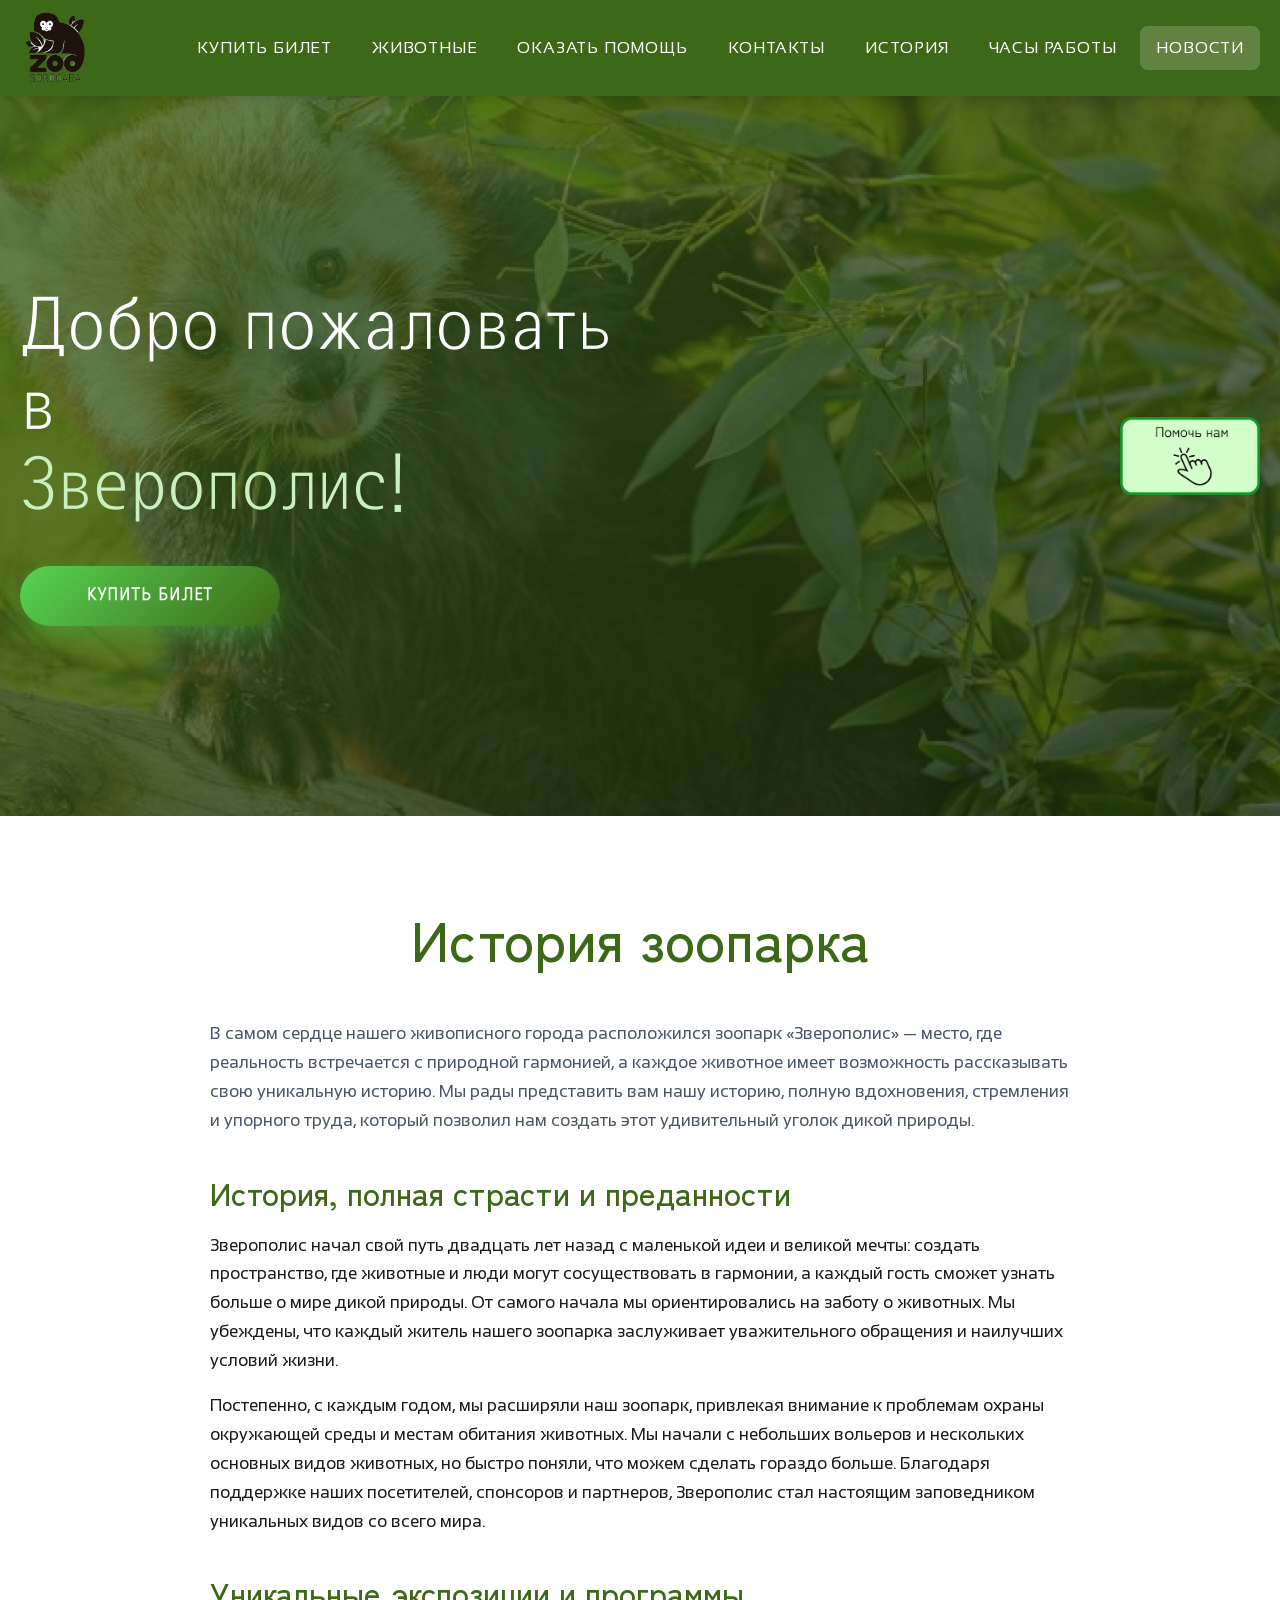
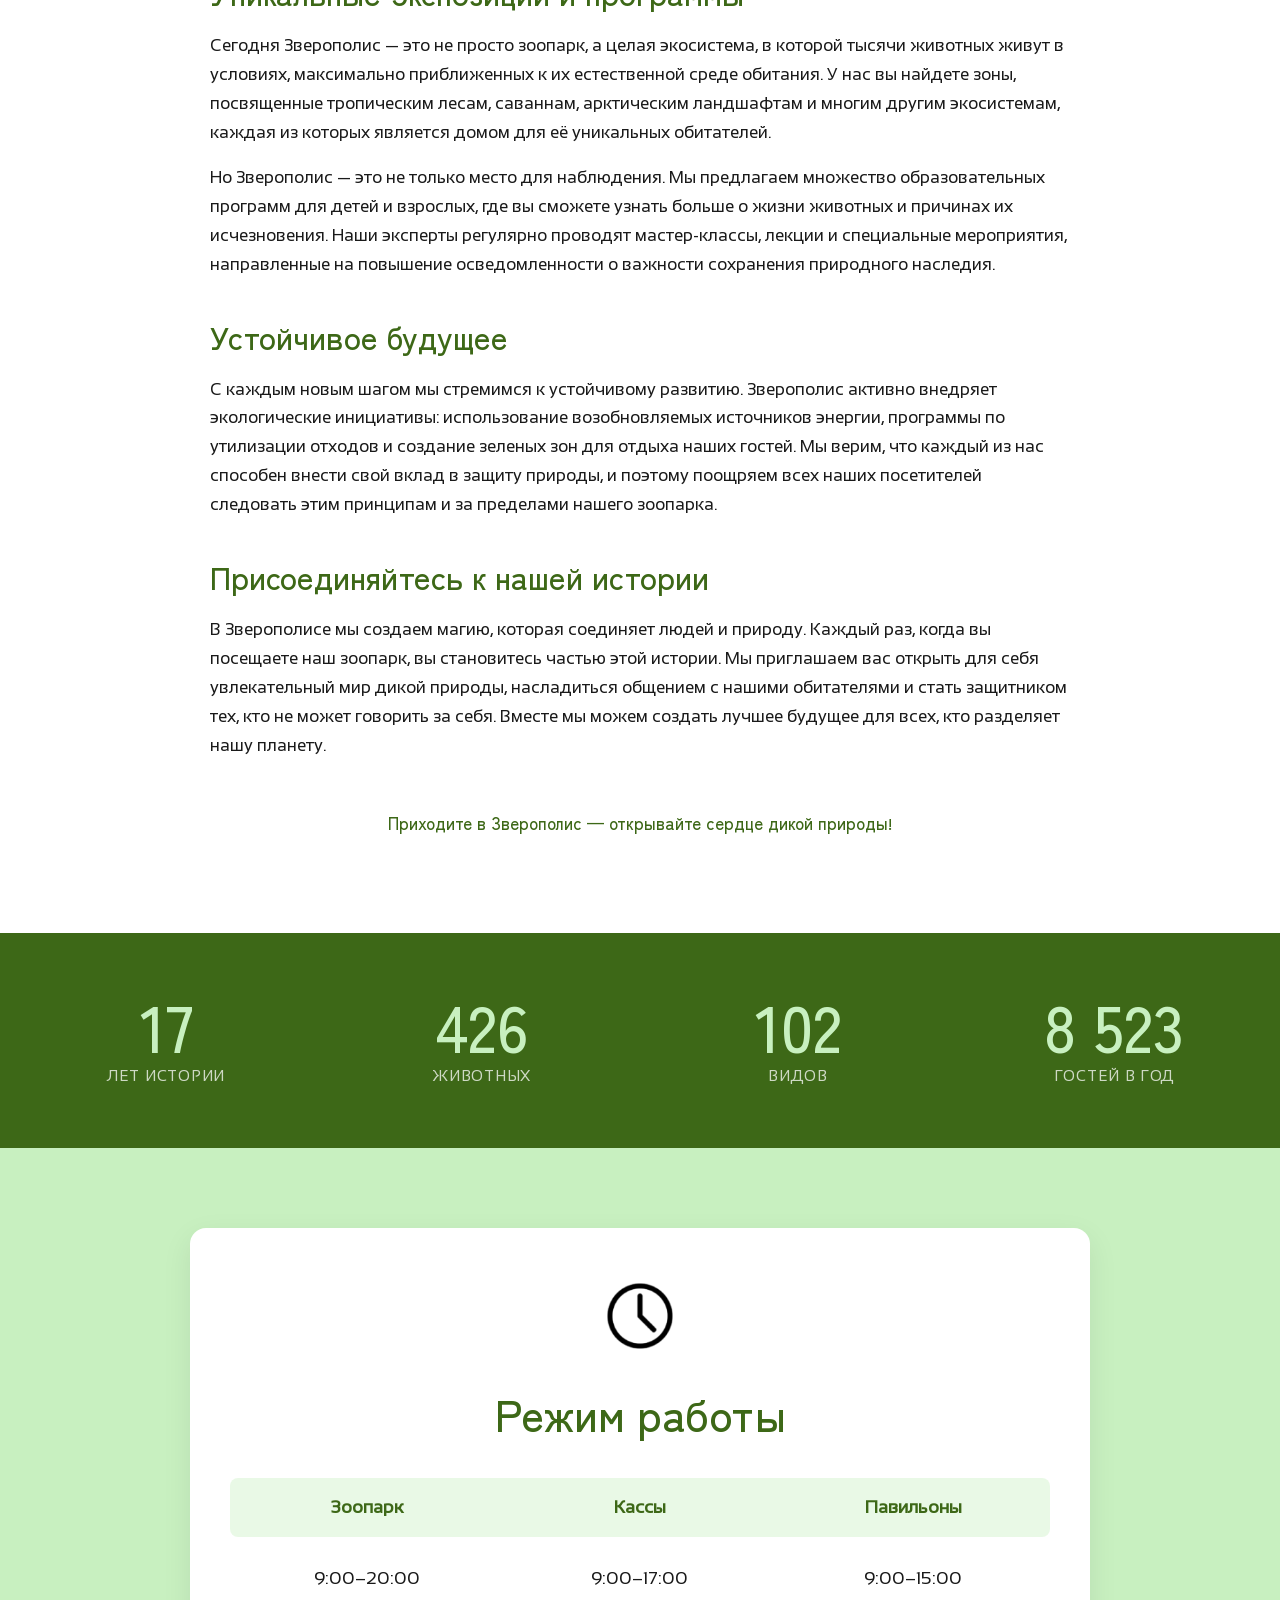
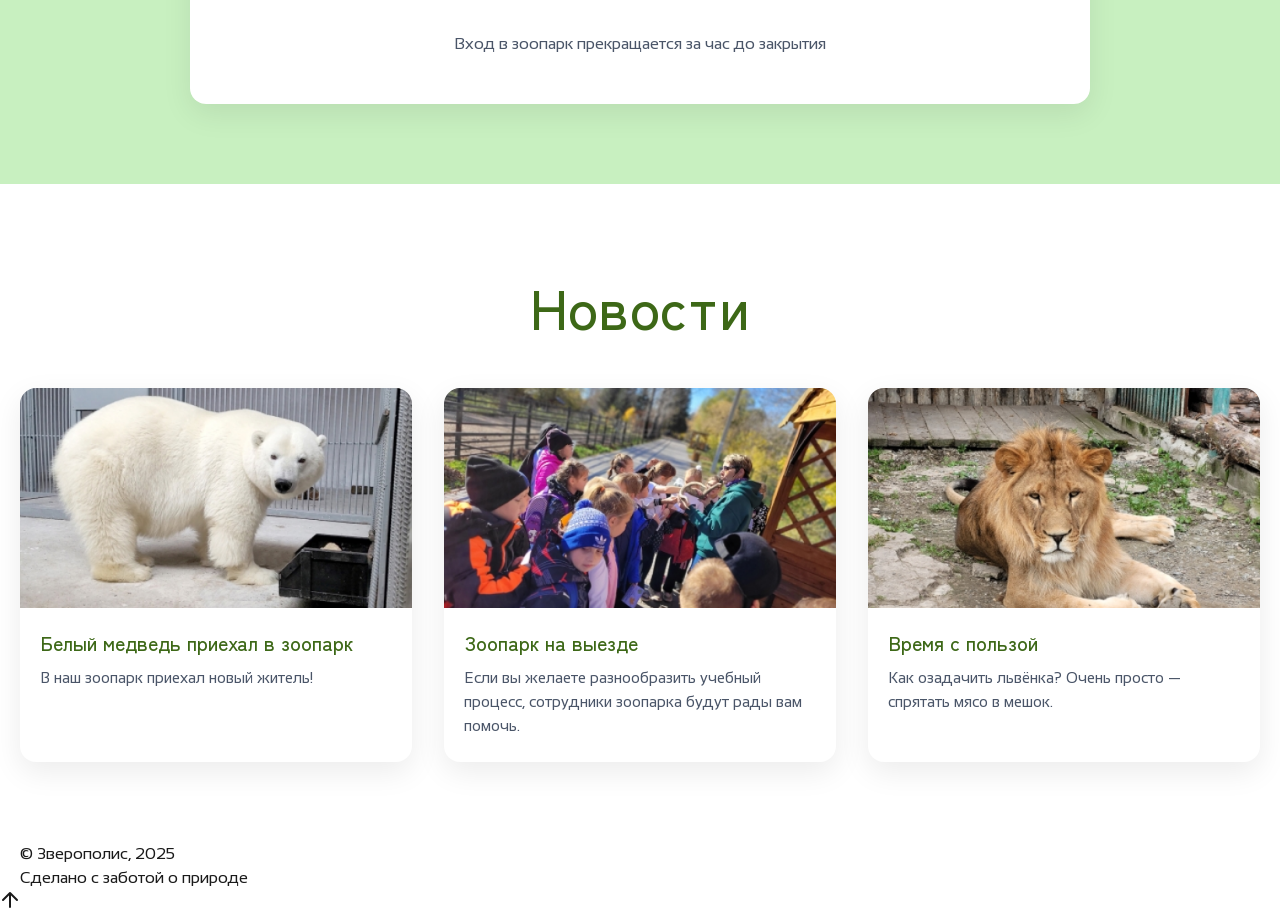
<file: index.html>
<!DOCTYPE html>
<html lang="ru">
<head>
  <meta charset="UTF-8">
  <meta name="viewport" content="width=device-width, initial-scale=1.0">
  <title>Зверополис — зоопарк</title>
  <link rel="stylesheet" href="css/reset.css">
  <link rel="stylesheet" href="css/fonts.css">
  <link rel="stylesheet" href="css/style.css">
</head>
<body>

  <header class="header">
    <div class="header__inner container">
      <a class="header__logo" href="index.html">
        <img src="img/logo.png" alt="Зверополис" width="120" height="120">
      </a>

      <button class="header__burger" type="button" aria-label="Открыть меню" data-burger>
        <span></span><span></span><span></span>
      </button>

      <nav class="header__nav nav" data-nav>
        <ul class="nav__list">
          <li class="nav__item"><a class="nav__link" href="bilet.html">Купить билет</a></li>
          <li class="nav__item"><a class="nav__link" href="pets.html">Животные</a></li>
          <li class="nav__item"><a class="nav__link" href="pomoch.html">Оказать помощь</a></li>
          <li class="nav__item"><a class="nav__link" href="kontakt.html">Контакты</a></li>
          <li class="nav__item"><a class="nav__link" href="#story" data-scrollspy>История</a></li>
<li class="nav__item"><a class="nav__link" href="#work" data-scrollspy>Часы работы</a></li>
<li class="nav__item"><a class="nav__link" href="#news" data-scrollspy>Новости</a></li>
        </ul>
      </nav>
    </div>
  </header>

  <main>

    <!-- HERO -->
    <section class="hero">
      <div class="hero__parallax" data-parallax></div>
      <div class="hero__inner container">
        <div class="hero__content">
          <h1 class="hero__title">
            Добро пожаловать в <strong class="hero__title-accent">Зверополис!</strong>
          </h1>
          <a class="btn btn--primary" href="bilet.html">Купить билет</a>
        </div>

        <a class="hero__help" href="pomoch.html" aria-label="Оказать помощь">
          <img src="img/help.png" alt="" width="140" height="140">
        </a>
      </div>
    </section>

    <!-- ИСТОРИЯ -->
<section class="story" id="story" data-reveal>
      <div class="container container--narrow">
        <h2 class="section__title">История зоопарка</h2>

        <p class="story__lead">
          В самом сердце нашего живописного города расположился зоопарк «Зверополис» — место, где реальность встречается с природной гармонией, а каждое животное имеет возможность рассказывать свою уникальную историю. Мы рады представить вам нашу историю, полную вдохновения, стремления и упорного труда, который позволил нам создать этот удивительный уголок дикой природы.
        </p>

        <h3 class="story__subtitle">История, полная страсти и преданности</h3>
        <p>
          Зверополис начал свой путь двадцать лет назад с маленькой идеи и великой мечты: создать пространство, где животные и люди могут сосуществовать в гармонии, а каждый гость сможет узнать больше о мире дикой природы. От самого начала мы ориентировались на заботу о животных. Мы убеждены, что каждый житель нашего зоопарка заслуживает уважительного обращения и наилучших условий жизни.
        </p>
        <p>
          Постепенно, с каждым годом, мы расширяли наш зоопарк, привлекая внимание к проблемам охраны окружающей среды и местам обитания животных. Мы начали с небольших вольеров и нескольких основных видов животных, но быстро поняли, что можем сделать гораздо больше. Благодаря поддержке наших посетителей, спонсоров и партнеров, Зверополис стал настоящим заповедником уникальных видов со всего мира.
        </p>

        <h3 class="story__subtitle">Уникальные экспозиции и программы</h3>
        <p>
          Сегодня Зверополис — это не просто зоопарк, а целая экосистема, в которой тысячи животных живут в условиях, максимально приближенных к их естественной среде обитания. У нас вы найдете зоны, посвященные тропическим лесам, саваннам, арктическим ландшафтам и многим другим экосистемам, каждая из которых является домом для её уникальных обитателей.
        </p>
        <p>
          Но Зверополис — это не только место для наблюдения. Мы предлагаем множество образовательных программ для детей и взрослых, где вы сможете узнать больше о жизни животных и причинах их исчезновения. Наши эксперты регулярно проводят мастер-классы, лекции и специальные мероприятия, направленные на повышение осведомленности о важности сохранения природного наследия.
        </p>

        <h3 class="story__subtitle">Устойчивое будущее</h3>
        <p>
          С каждым новым шагом мы стремимся к устойчивому развитию. Зверополис активно внедряет экологические инициативы: использование возобновляемых источников энергии, программы по утилизации отходов и создание зеленых зон для отдыха наших гостей. Мы верим, что каждый из нас способен внести свой вклад в защиту природы, и поэтому поощряем всех наших посетителей следовать этим принципам и за пределами нашего зоопарка.
        </p>

        <h3 class="story__subtitle">Присоединяйтесь к нашей истории</h3>
        <p>
          В Зверополисе мы создаем магию, которая соединяет людей и природу. Каждый раз, когда вы посещаете наш зоопарк, вы становитесь частью этой истории. Мы приглашаем вас открыть для себя увлекательный мир дикой природы, насладиться общением с нашими обитателями и стать защитником тех, кто не может говорить за себя. Вместе мы можем создать лучшее будущее для всех, кто разделяет нашу планету.
        </p>

        <p class="story__outro">Приходите в Зверополис — открывайте сердце дикой природы!</p>
      </div>
    </section>

    <section class="stats" data-reveal>
  <div class="container">
    <div class="stats__grid">
      <div class="stats__item">
        <span class="stats__num" data-count="20">0</span>
        <span class="stats__label">лет истории</span>
      </div>
      <div class="stats__item">
        <span class="stats__num" data-count="500">0</span>
        <span class="stats__label">животных</span>
      </div>
      <div class="stats__item">
        <span class="stats__num" data-count="120">0</span>
        <span class="stats__label">видов</span>
      </div>
      <div class="stats__item">
        <span class="stats__num" data-count="10000">0</span>
        <span class="stats__label">гостей в год</span>
      </div>
    </div>
  </div>
</section>

    <!-- РЕЖИМ РАБОТЫ -->
    <section class="work" id="work" data-reveal>
      <div class="container">
        <div class="work__card">
          <img class="work__icon" src="img/clock-icon.png" alt="" width="80" height="80">
          <h2 class="work__title">Режим работы</h2>

          <div class="work__table">
            <div class="work__row work__row--head">
              <span>Зоопарк</span>
              <span>Кассы</span>
              <span>Павильоны</span>
            </div>
            <div class="work__row">
              <span>9:00–20:00</span>
              <span>9:00–17:00</span>
              <span>9:00–15:00</span>
            </div>
          </div>

          <p class="work__note">Вход в зоопарк прекращается за час до закрытия</p>
        </div>
      </div>
    </section>

    <!-- НОВОСТИ -->
<section class="news" id="news" data-reveal>
      <div class="container">
        <h2 class="section__title">Новости</h2>

        <div class="news__grid">
          <article class="news-card">
            <img class="news-card__img" src="img/news-1.png" alt="Белый медведь" width="400" height="280">
            <h3 class="news-card__title">Белый медведь приехал в зоопарк</h3>
            <p class="news-card__text">В наш зоопарк приехал новый житель!</p>
          </article>

          <article class="news-card">
            <img class="news-card__img" src="img/news-2.png" alt="Зоопарк на выезде" width="400" height="280">
            <h3 class="news-card__title">Зоопарк на выезде</h3>
            <p class="news-card__text">Если вы желаете разнообразить учебный процесс, сотрудники зоопарка будут рады вам помочь.</p>
          </article>

          <article class="news-card">
            <img class="news-card__img" src="img/news-3.png" alt="Время с пользой" width="400" height="280">
            <h3 class="news-card__title">Время с пользой</h3>
            <p class="news-card__text">Как озадачить львёнка? Очень просто — спрятать мясо в мешок.</p>
          </article>
        </div>
      </div>
    </section>

  </main>

  <footer class="footer">
    <div class="container footer__inner">
      <p class="footer__copy">© Зверополис, 2025</p>
      <p class="footer__note">Сделано с заботой о природе</p>
    </div>
  </footer>
<button class="to-top" type="button" aria-label="Наверх" data-to-top>
  <svg width="20" height="20" viewBox="0 0 20 20" fill="none" xmlns="http://www.w3.org/2000/svg">
    <path d="M10 17V3M10 3L3 10M10 3L17 10" stroke="currentColor" stroke-width="2" stroke-linecap="round" stroke-linejoin="round"/>
  </svg>
</button>
  <script src="js/main.js"></script>
</body>
</html>
</file>
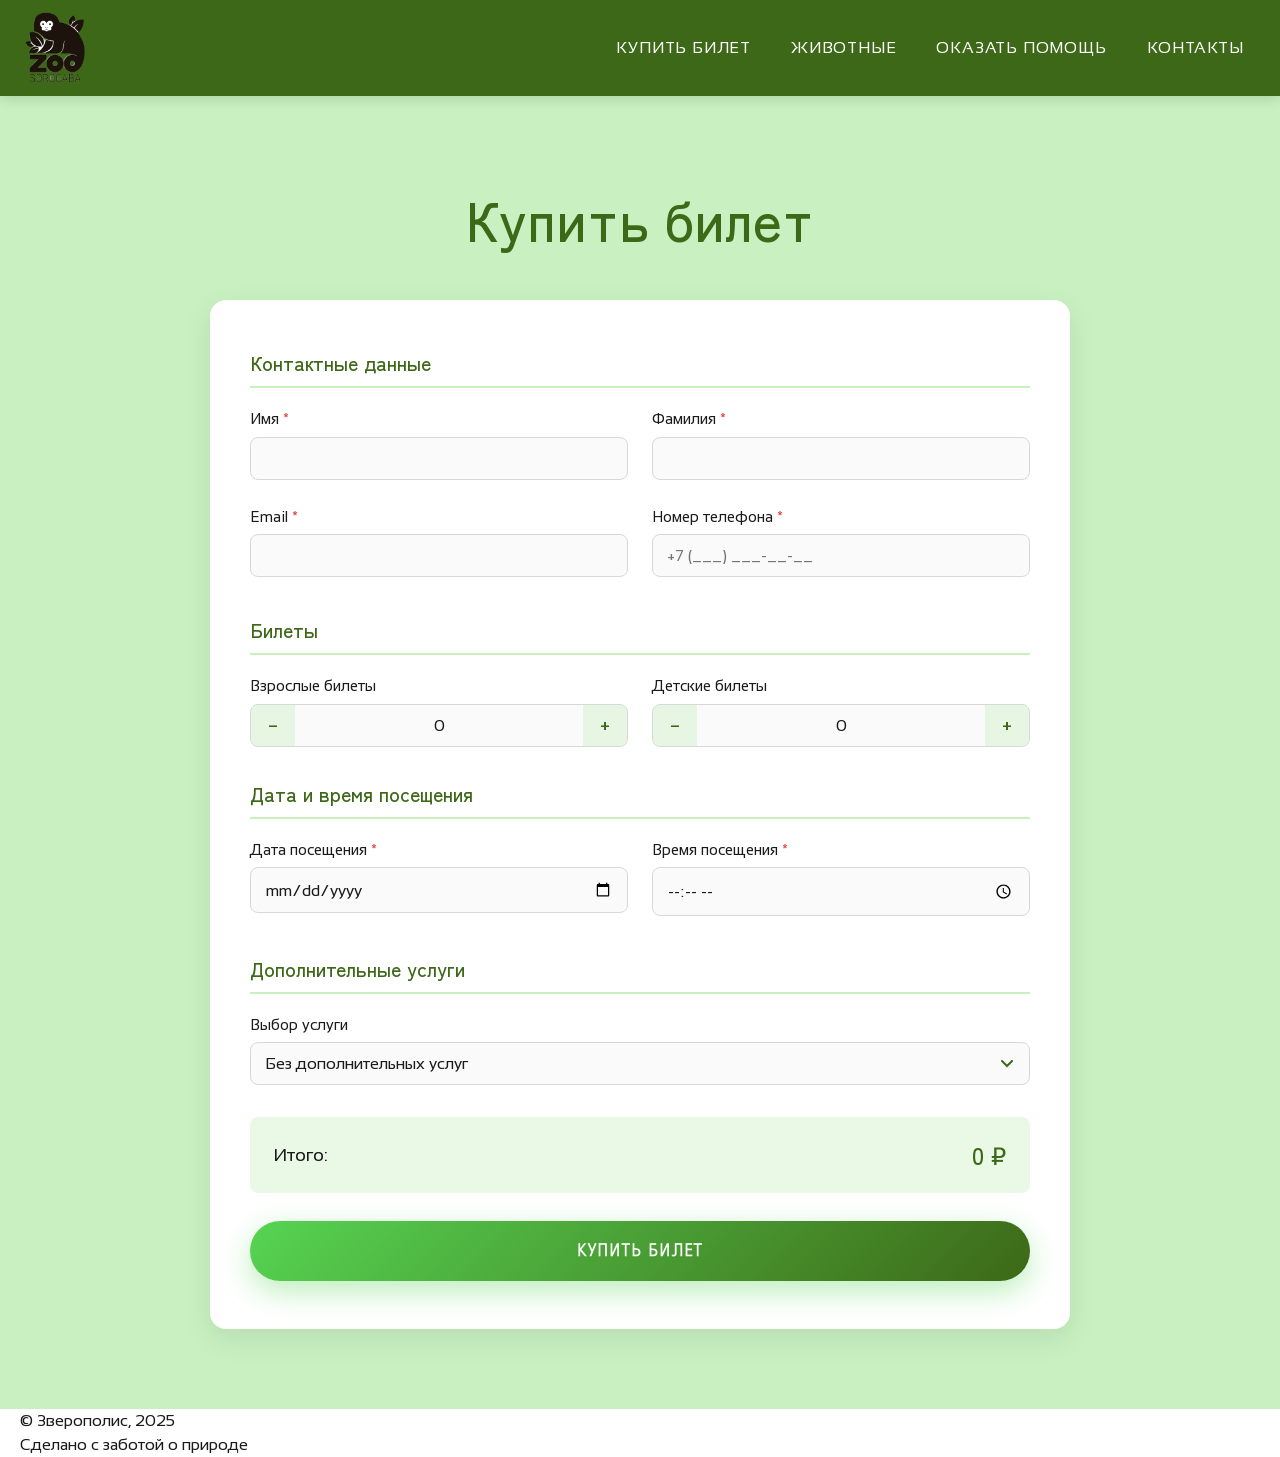
<file: bilet.html>
<!DOCTYPE html>
<html lang="ru">
<head>
  <meta charset="UTF-8">
  <meta name="viewport" content="width=device-width, initial-scale=1.0">
  <title>Купить билет — Зверополис</title>
  <link rel="stylesheet" href="css/reset.css">
  <link rel="stylesheet" href="css/fonts.css">
  <link rel="stylesheet" href="css/style.css">
</head>
<body>

  <header class="header">
    <div class="header__inner container">
      <a class="header__logo" href="index.html">
        <img src="img/logo.png" alt="Зверополис" width="120" height="120">
      </a>

      <button class="header__burger" type="button" aria-label="Открыть меню" data-burger>
        <span></span><span></span><span></span>
      </button>

      <nav class="header__nav nav" data-nav>
        <ul class="nav__list">
          <li class="nav__item"><a class="nav__link" href="bilet.html">Купить билет</a></li>
          <li class="nav__item"><a class="nav__link" href="pets.html">Животные</a></li>
          <li class="nav__item"><a class="nav__link" href="pomoch.html">Оказать помощь</a></li>
          <li class="nav__item"><a class="nav__link" href="kontakt.html">Контакты</a></li>
        </ul>
      </nav>
    </div>
  </header>

  <main>
    <section class="tickets">
      <div class="container container--narrow">
        <h1 class="section__title">Купить билет</h1>

        <form class="tickets__form form" id="ticketForm" novalidate>
          <fieldset class="form__fieldset">
            <legend class="form__legend">Контактные данные</legend>

            <div class="form__grid">
              <div class="form__field">
                <label class="form__label" for="firstName">Имя <span class="form__req" aria-hidden="true">*</span></label>
                <input class="form__input" type="text" id="firstName" name="firstName" autocomplete="given-name" aria-required="true" aria-describedby="firstName-error">
                <p class="form__error" id="firstName-error" role="alert"></p>
              </div>

              <div class="form__field">
                <label class="form__label" for="lastName">Фамилия <span class="form__req" aria-hidden="true">*</span></label>
                <input class="form__input" type="text" id="lastName" name="lastName" autocomplete="family-name" aria-required="true" aria-describedby="lastName-error">
                <p class="form__error" id="lastName-error" role="alert"></p>
              </div>

              <div class="form__field">
                <label class="form__label" for="email">Email <span class="form__req" aria-hidden="true">*</span></label>
                <input class="form__input" type="email" id="email" name="email" autocomplete="email" aria-required="true" aria-describedby="email-error">
                <p class="form__error" id="email-error" role="alert"></p>
              </div>

              <div class="form__field">
                <label class="form__label" for="phone">Номер телефона <span class="form__req" aria-hidden="true">*</span></label>
                <input class="form__input" type="tel" id="phone" name="phone" autocomplete="tel" placeholder="+7 (___) ___-__-__" aria-required="true" aria-describedby="phone-error">
                <p class="form__error" id="phone-error" role="alert"></p>
              </div>
            </div>
          </fieldset>

          <fieldset class="form__fieldset">
            <legend class="form__legend">Билеты</legend>

            <div class="form__grid">
              <div class="form__field">
                <label class="form__label" for="adultTickets">Взрослые билеты</label>
                <div class="form__counter" data-counter>
                  <button class="form__counter-btn" type="button" data-counter-minus aria-label="Уменьшить">−</button>
                  <input class="form__input form__input--counter" type="number" id="adultTickets" name="adultTickets" min="0" max="50" step="1" value="0" data-counter-input data-price="800" inputmode="numeric">
                  <button class="form__counter-btn" type="button" data-counter-plus aria-label="Увеличить">+</button>
                </div>
              </div>

              <div class="form__field">
                <label class="form__label" for="childTickets">Детские билеты</label>
                <div class="form__counter" data-counter>
                  <button class="form__counter-btn" type="button" data-counter-minus aria-label="Уменьшить">−</button>
                  <input class="form__input form__input--counter" type="number" id="childTickets" name="childTickets" min="0" max="50" step="1" value="0" data-counter-input data-price="400" inputmode="numeric">
                  <button class="form__counter-btn" type="button" data-counter-plus aria-label="Увеличить">+</button>
                </div>
              </div>
            </div>
          </fieldset>

          <fieldset class="form__fieldset">
            <legend class="form__legend">Дата и время посещения</legend>

            <div class="form__grid">
              <div class="form__field">
                <label class="form__label" for="visitDate">Дата посещения <span class="form__req" aria-hidden="true">*</span></label>
                <input class="form__input" type="date" id="visitDate" name="visitDate" aria-required="true" aria-describedby="visitDate-error">
                <p class="form__error" id="visitDate-error" role="alert"></p>
              </div>

              <div class="form__field">
                <label class="form__label" for="visitTime">Время посещения <span class="form__req" aria-hidden="true">*</span></label>
                <input class="form__input" type="time" id="visitTime" name="visitTime" min="09:00" max="20:00" step="1800" aria-required="true" aria-describedby="visitTime-error">
                <p class="form__error" id="visitTime-error" role="alert"></p>
              </div>
            </div>
          </fieldset>

          <fieldset class="form__fieldset">
            <legend class="form__legend">Дополнительные услуги</legend>

            <div class="form__field">
              <label class="form__label" for="service">Выбор услуги</label>
              <select class="form__input form__select" id="service" name="service" data-service>
                <option value="none" data-price="0">Без дополнительных услуг</option>
                <option value="excursion" data-price="500">Экскурсия — 500 ₽</option>
                <option value="handAnimals" data-price="700">Занятия с ручными животными — 700 ₽</option>
                <option value="contactZoo" data-price="400">Контактный зоопарк — 400 ₽</option>
                <option value="butterflyPark" data-price="600">Парк бабочек — 600 ₽</option>
                <option value="lectory" data-price="300">Лекторий — 300 ₽</option>
                <option value="kinolectory" data-price="350">Кинолекторий — 350 ₽</option>
                <option value="attractions" data-price="450">Аттракционы — 450 ₽</option>
              </select>
            </div>
          </fieldset>

          <div class="tickets__total">
            <span class="tickets__total-label">Итого:</span>
            <span class="tickets__total-value" data-total>0 ₽</span>
          </div>

          <button class="btn btn--primary tickets__submit" type="submit">Купить билет</button>

          <p class="tickets__message" data-form-message role="status" hidden></p>
        </form>
      </div>
    </section>
  </main>

  <footer class="footer">
    <div class="container footer__inner">
      <p class="footer__copy">© Зверополис, 2025</p>
      <p class="footer__note">Сделано с заботой о природе</p>
    </div>
  </footer>

  <script src="js/main.js"></script>
</body>
</html>
</file>
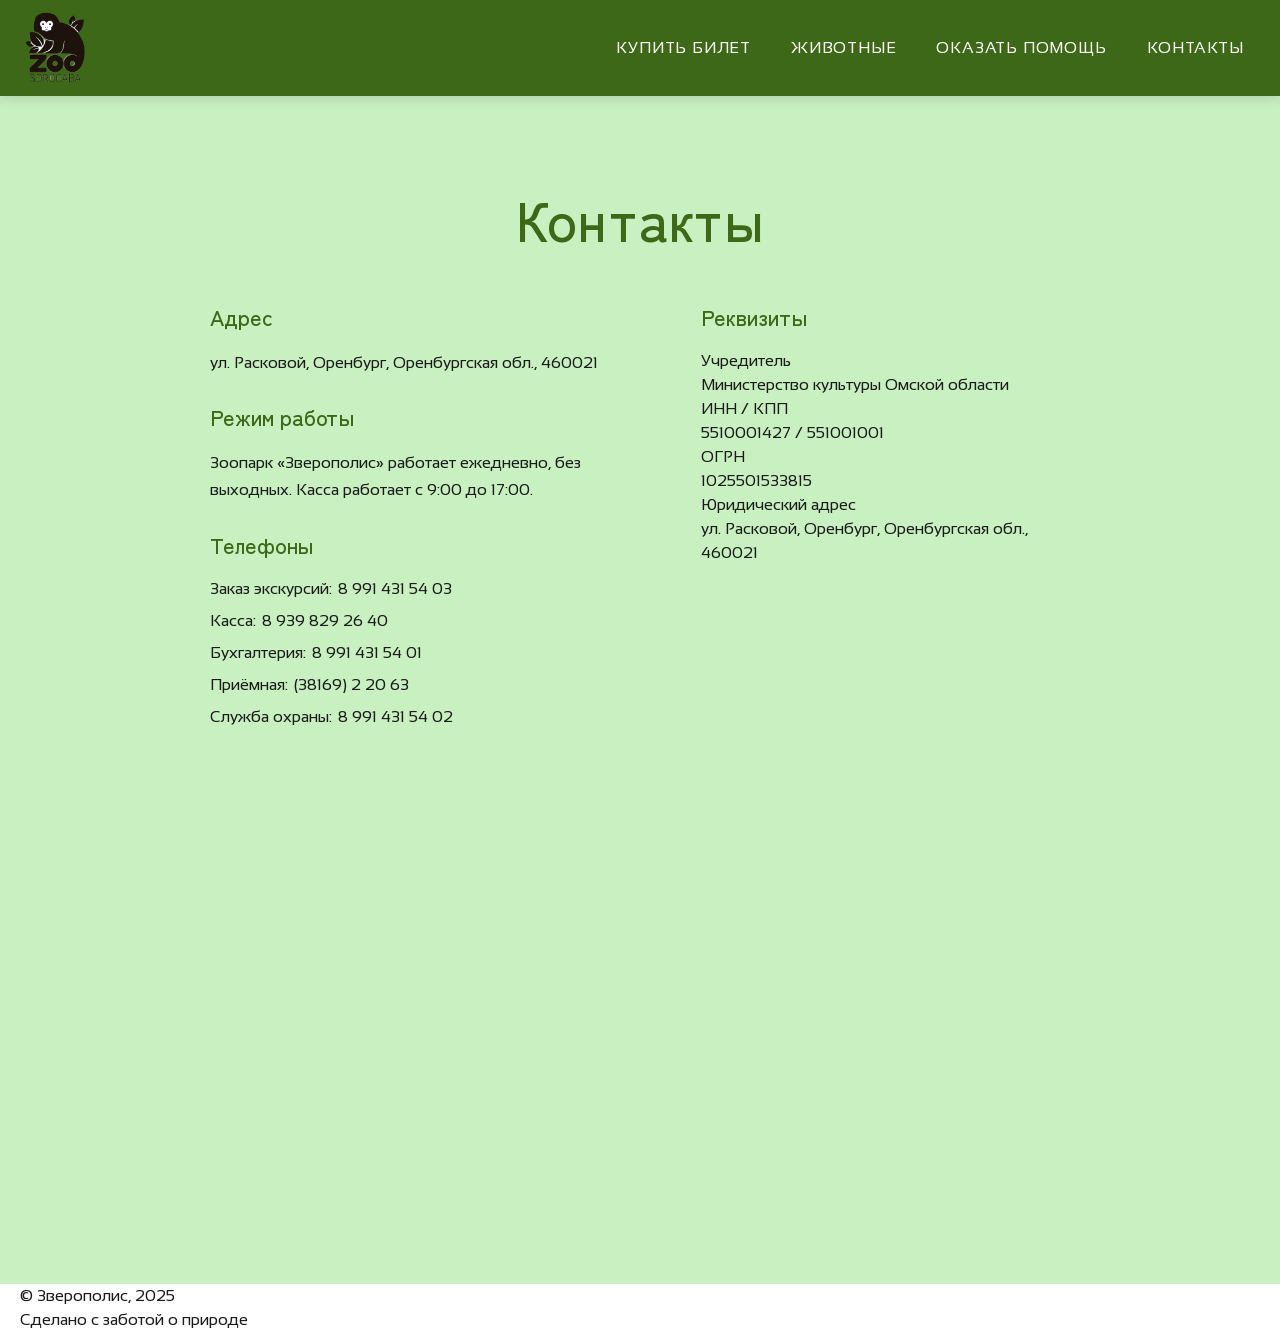
<file: kontakt.html>
<!DOCTYPE html>
<html lang="ru">
<head>
  <meta charset="UTF-8">
  <meta name="viewport" content="width=device-width, initial-scale=1.0">
  <title>Контакты — Зверополис</title>
  <link rel="stylesheet" href="css/reset.css">
  <link rel="stylesheet" href="css/fonts.css">
  <link rel="stylesheet" href="css/style.css">
</head>
<body>

  <header class="header">
    <div class="header__inner container">
      <a class="header__logo" href="index.html">
        <img src="img/logo.png" alt="Зверополис" width="120" height="120">
      </a>

      <button class="header__burger" type="button" aria-label="Открыть меню" data-burger>
        <span></span><span></span><span></span>
      </button>

      <nav class="header__nav nav" data-nav>
        <ul class="nav__list">
          <li class="nav__item"><a class="nav__link" href="bilet.html">Купить билет</a></li>
          <li class="nav__item"><a class="nav__link" href="pets.html">Животные</a></li>
          <li class="nav__item"><a class="nav__link" href="pomoch.html">Оказать помощь</a></li>
          <li class="nav__item"><a class="nav__link" href="kontakt.html">Контакты</a></li>
        </ul>
      </nav>
    </div>
  </header>

  <main>
    <section class="contacts">
      <div class="container container--narrow">
        <h1 class="section__title">Контакты</h1>

        <div class="contacts__grid">
          <div class="contacts__col">
            <h2 class="contacts__subtitle">Адрес</h2>
            <p class="contacts__text">
              ул. Расковой, Оренбург, Оренбургская обл., 460021
            </p>

            <h2 class="contacts__subtitle">Режим работы</h2>
            <p class="contacts__text">
              Зоопарк «Зверополис» работает ежедневно, без выходных.
              Касса работает с 9:00 до 17:00.
            </p>

            <h2 class="contacts__subtitle">Телефоны</h2>
            <ul class="contacts__list">
              <li class="contacts__item">
                <span class="contacts__label">Заказ экскурсий:</span>
                <a class="contacts__link" href="tel:+79914315403">8 991 431 54 03</a>
              </li>
              <li class="contacts__item">
                <span class="contacts__label">Касса:</span>
                <a class="contacts__link" href="tel:+79398292640">8 939 829 26 40</a>
              </li>
              <li class="contacts__item">
                <span class="contacts__label">Бухгалтерия:</span>
                <a class="contacts__link" href="tel:+79914315401">8 991 431 54 01</a>
              </li>
              <li class="contacts__item">
                <span class="contacts__label">Приёмная:</span>
                <a class="contacts__link" href="tel:+73816922063">(38169) 2 20 63</a>
              </li>
              <li class="contacts__item">
                <span class="contacts__label">Служба охраны:</span>
                <a class="contacts__link" href="tel:+79914315402">8 991 431 54 02</a>
              </li>
            </ul>
          </div>

          <div class="contacts__col">
            <h2 class="contacts__subtitle">Реквизиты</h2>
            <dl class="contacts__requisites">
              <dt class="contacts__label">Учредитель</dt>
              <dd class="contacts__value">Министерство культуры Омской области</dd>

              <dt class="contacts__label">ИНН / КПП</dt>
              <dd class="contacts__value">5510001427 / 551001001</dd>

              <dt class="contacts__label">ОГРН</dt>
              <dd class="contacts__value">1025501533815</dd>

              <dt class="contacts__label">Юридический адрес</dt>
              <dd class="contacts__value">ул. Расковой, Оренбург, Оренбургская обл., 460021</dd>
            </dl>
          </div>
        </div>

        <div class="contacts__map">
          <iframe
            class="contacts__map-frame"
            src="https://yandex.ru/map-widget/v1/?um=constructor%3A2506922c864e488260794c515e4cb71403bc9e6fcb95c4bdb189cc17febaf3b2&amp;source=constructor"
            width="100%"
            height="420"
            frameborder="0"
            allowfullscreen
            loading="lazy"
            title="Карта — Зверополис"
          ></iframe>
        </div>
      </div>
    </section>
  </main>

  <footer class="footer">
    <div class="container footer__inner">
      <p class="footer__copy">© Зверополис, 2025</p>
      <p class="footer__note">Сделано с заботой о природе</p>
    </div>
  </footer>

  <script src="js/main.js"></script>
</body>
</html>
</file>
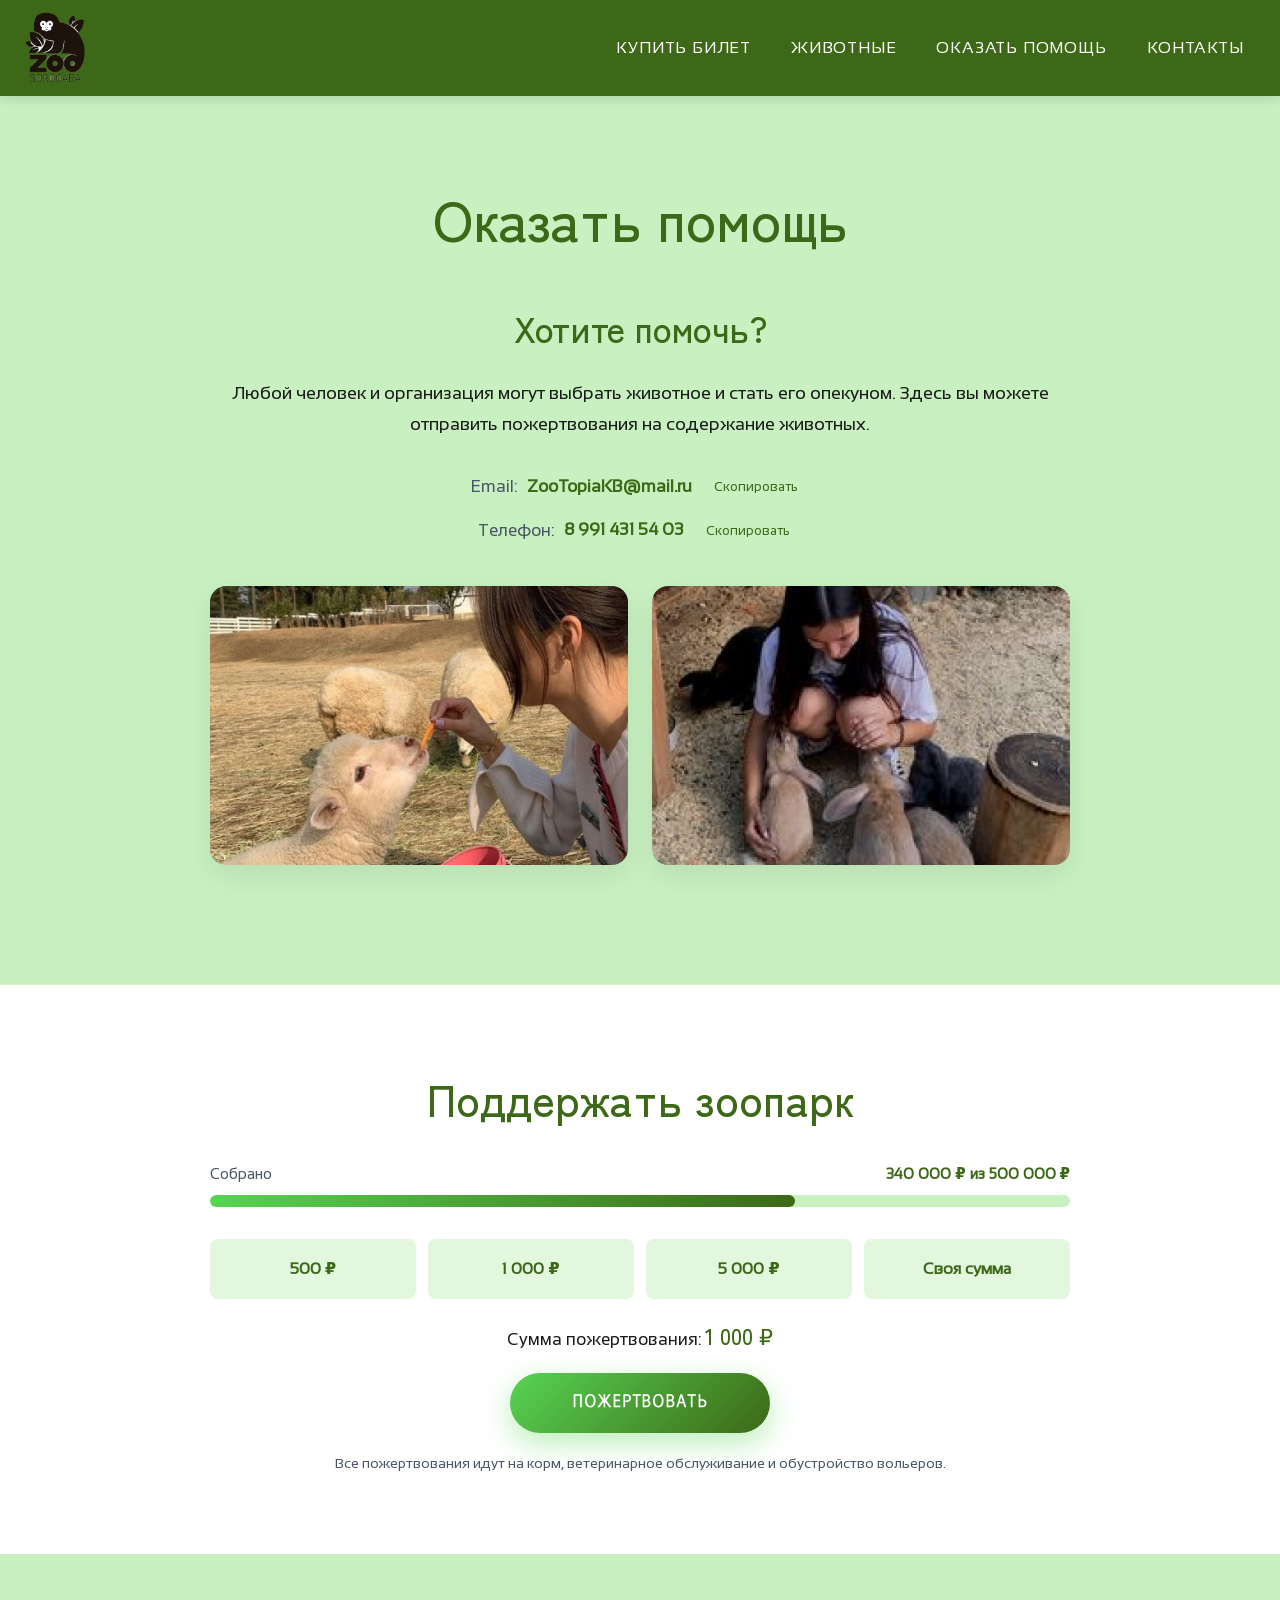
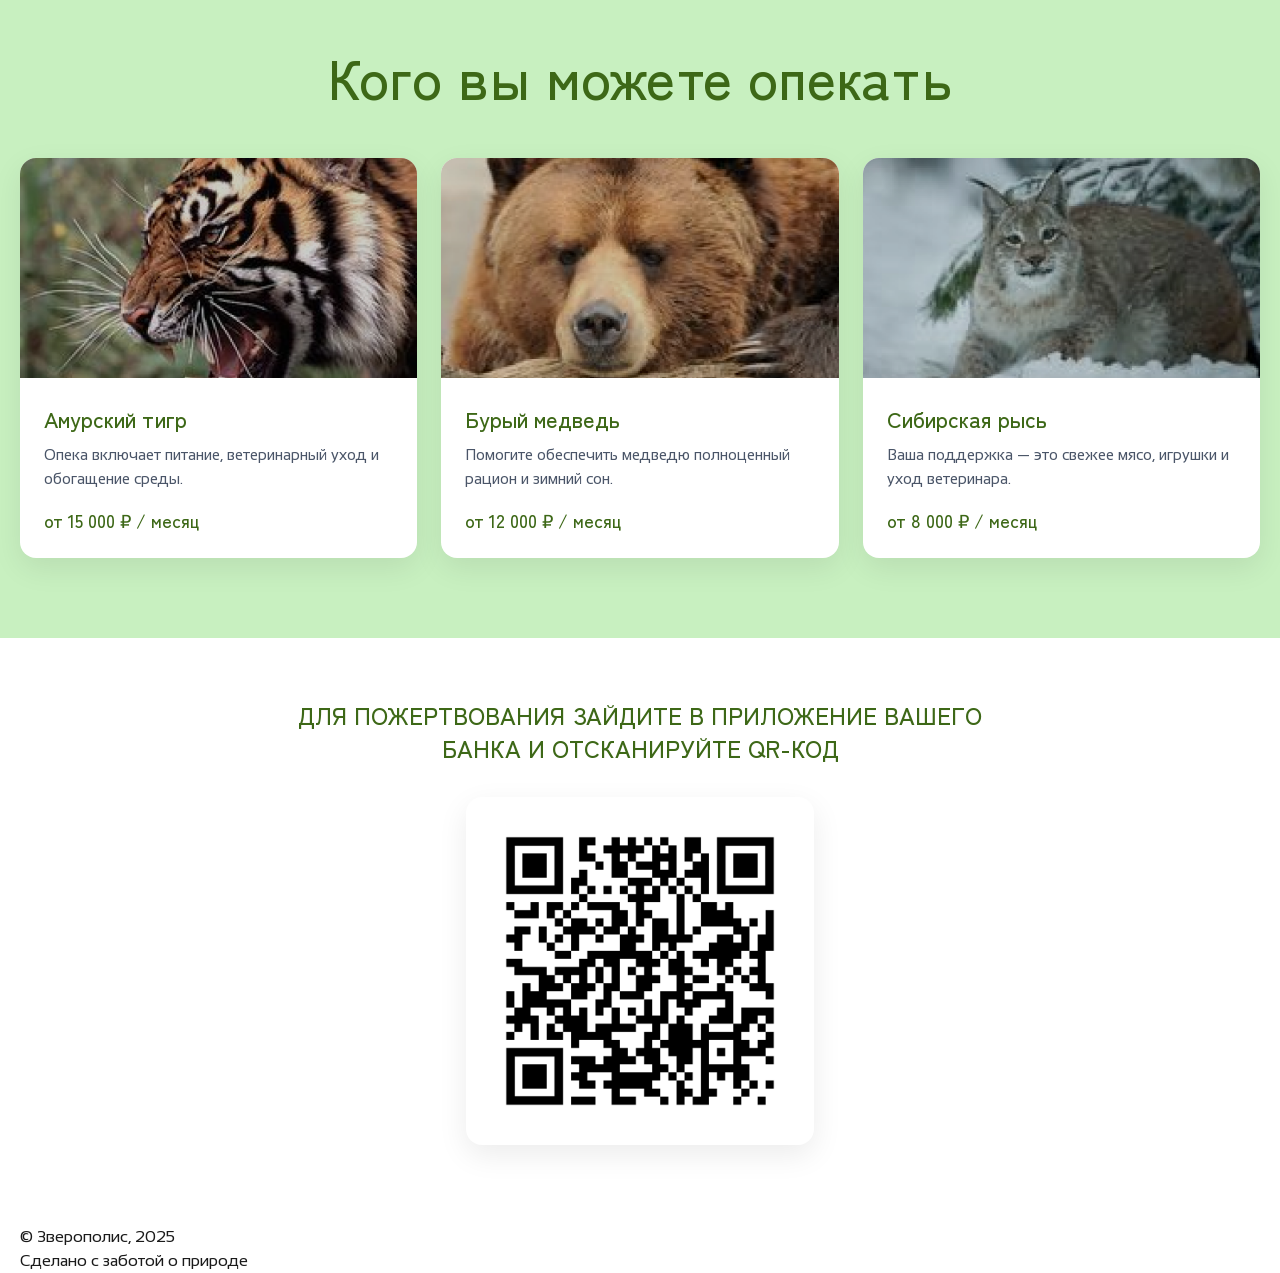
<file: pomoch.html>
<!DOCTYPE html>
<html lang="ru">
<head>
  <meta charset="UTF-8">
  <meta name="viewport" content="width=device-width, initial-scale=1.0">
  <title>Оказать помощь — Зверополис</title>
  <link rel="stylesheet" href="css/reset.css">
  <link rel="stylesheet" href="css/fonts.css">
  <link rel="stylesheet" href="css/style.css">
</head>
<body>

  <header class="header">
    <div class="header__inner container">
      <a class="header__logo" href="index.html">
        <img src="img/logo.png" alt="Зверополис" width="120" height="120">
      </a>

      <button class="header__burger" type="button" aria-label="Открыть меню" data-burger>
        <span></span><span></span><span></span>
      </button>

      <nav class="header__nav nav" data-nav>
        <ul class="nav__list">
          <li class="nav__item"><a class="nav__link" href="bilet.html">Купить билет</a></li>
          <li class="nav__item"><a class="nav__link" href="pets.html">Животные</a></li>
          <li class="nav__item"><a class="nav__link" href="pomoch.html">Оказать помощь</a></li>
          <li class="nav__item"><a class="nav__link" href="kontakt.html">Контакты</a></li>
        </ul>
      </nav>
    </div>
  </header>

  <main>
    <section class="help">
      <div class="container container--narrow">
        <h1 class="section__title">Оказать помощь</h1>

        <h2 class="help__subtitle">Хотите помочь?</h2>

        <p class="help__text">
          Любой человек и организация могут выбрать животное и стать его опекуном. Здесь вы можете отправить пожертвования на содержание животных.
        </p>

        <div class="help__contacts">
          <div class="help__contact">
            <span class="help__contact-label">Email:</span>
            <a class="help__link" href="mailto:ZooTopiaKB@mail.ru">ZooTopiaKB@mail.ru</a>
            <button class="help__copy" type="button" data-copy="ZooTopiaKB@mail.ru" aria-label="Скопировать email">
              <span data-copy-text>Скопировать</span>
            </button>
          </div>
          <div class="help__contact">
            <span class="help__contact-label">Телефон:</span>
            <a class="help__link" href="tel:+79914315403">8 991 431 54 03</a>
            <button class="help__copy" type="button" data-copy="+79914315403" aria-label="Скопировать телефон">
              <span data-copy-text>Скопировать</span>
            </button>
          </div>
        </div>

        <div class="help__gallery">
          <img class="help__photo" src="img/slide-1.png" alt="Животные зоопарка" width="480" height="320">
          <img class="help__photo" src="img/slide-2.png" alt="Животные зоопарка" width="480" height="320">
        </div>
      </div>
    </section>

    <section class="donate" data-reveal>
      <div class="container container--narrow">
        <h2 class="donate__title">Поддержать зоопарк</h2>

        <div class="donate__progress">
          <div class="donate__progress-head">
            <span class="donate__progress-label">Собрано</span>
            <span class="donate__progress-value"><span data-donate-current>340 000</span> ₽ из 500 000 ₽</span>
          </div>
          <div class="donate__progress-bar">
            <span class="donate__progress-fill" data-donate-fill style="--progress: 0%"></span>
          </div>
        </div>

        <div class="donate__amounts" data-donate-amounts>
          <button class="donate__amount" type="button" data-amount="500">500 ₽</button>
          <button class="donate__amount" type="button" data-amount="1000">1 000 ₽</button>
          <button class="donate__amount" type="button" data-amount="5000">5 000 ₽</button>
          <button class="donate__amount" type="button" data-amount="custom">Своя сумма</button>
        </div>

        <div class="donate__custom" data-donate-custom hidden>
          <label class="donate__custom-label" for="customAmount">Введите сумму, ₽</label>
          <input class="donate__custom-input" type="number" id="customAmount" name="customAmount" min="100" step="100" value="1000" data-custom-input>
        </div>

        <p class="donate__summary">
          Сумма пожертвования: <strong data-donate-summary>1 000 ₽</strong>
        </p>

        <button class="btn btn--primary donate__submit" type="button" data-donate-open>
          Пожертвовать
        </button>

        <p class="donate__note">
          Все пожертвования идут на корм, ветеринарное обслуживание и обустройство вольеров.
        </p>
      </div>
    </section>

    <section class="care" data-reveal>
      <div class="container">
        <h2 class="section__title">Кого вы можете опекать</h2>

        <div class="care__grid">
          <article class="care-card">
            <img class="care-card__img" src="img/tiger.png" alt="Амурский тигр" width="400" height="300">
            <div class="care-card__body">
              <h3 class="care-card__title">Амурский тигр</h3>
              <p class="care-card__text">Опека включает питание, ветеринарный уход и обогащение среды.</p>
              <p class="care-card__price">от 15 000 ₽ / месяц</p>
            </div>
          </article>

          <article class="care-card">
            <img class="care-card__img" src="img/bear.png" alt="Бурый медведь" width="400" height="300">
            <div class="care-card__body">
              <h3 class="care-card__title">Бурый медведь</h3>
              <p class="care-card__text">Помогите обеспечить медведю полноценный рацион и зимний сон.</p>
              <p class="care-card__price">от 12 000 ₽ / месяц</p>
            </div>
          </article>

          <article class="care-card">
            <img class="care-card__img" src="img/lynx.png" alt="Сибирская рысь" width="400" height="300">
            <div class="care-card__body">
              <h3 class="care-card__title">Сибирская рысь</h3>
              <p class="care-card__text">Ваша поддержка — это свежее мясо, игрушки и уход ветеринара.</p>
              <p class="care-card__price">от 8 000 ₽ / месяц</p>
            </div>
          </article>
        </div>
      </div>
    </section>

    <section class="help-qr" data-reveal>
      <div class="container container--narrow">
        <p class="help__note">
          Для пожертвования зайдите в приложение вашего банка и отсканируйте QR-код
        </p>

        <div class="help__qr">
          <img src="img/q.png" alt="QR-код для пожертвования" width="300" height="300">
        </div>
      </div>
    </section>
  </main>

  <footer class="footer">
    <div class="container footer__inner">
      <p class="footer__copy">© Зверополис, 2025</p>
      <p class="footer__note">Сделано с заботой о природе</p>
    </div>
  </footer>

  <div class="donate-modal" data-donate-modal aria-hidden="true">
    <div class="donate-modal__backdrop" data-donate-close></div>
    <div class="donate-modal__dialog" role="dialog" aria-modal="true" aria-labelledby="donate-modal-title">
      <button class="donate-modal__close" type="button" aria-label="Закрыть" data-donate-close>
        <span></span><span></span>
      </button>
      <h2 class="donate-modal__title" id="donate-modal-title">Пожертвование</h2>
      <p class="donate-modal__text">
        Отсканируйте QR-код в приложении вашего банка.
      </p>
      <p class="donate-modal__amount">
        Сумма: <strong data-donate-modal-amount>1 000 ₽</strong>
      </p>
      <div class="donate-modal__qr">
        <img src="img/q.png" alt="QR-код для пожертвования" width="260" height="260">
      </div>
      <p class="donate-modal__hint">
        После перевода напишите нам на
        <a class="help__link" href="mailto:ZooTopiaKB@mail.ru">ZooTopiaKB@mail.ru</a>,
        чтобы мы могли подтвердить получение.
      </p>
    </div>
  </div>

  <script src="js/main.js"></script>
</body>
</html>
</file>
<file: css/fonts.css>
@font-face {
  font-family: "Sansation";
  src: url("../fonts/sansation-regular.ttf") format("truetype");
  font-weight: 400;
  font-style: normal;
  font-display: swap;
}

@font-face {
  font-family: "Sansation";
  src: url("../fonts/sansation-light.ttf") format("truetype");
  font-weight: 300;
  font-style: normal;
  font-display: swap;
}

@font-face {
  font-family: "SeoulNamsan";
  src: url("../fonts/seoul-namsan-light.ttf") format("truetype");
  font-weight: 300;
  font-style: normal;
  font-display: swap;
}

@font-face {
  font-family: "ZenKaku";
  src: url("../fonts/zen-kaku-medium.ttf") format("truetype");
  font-weight: 500;
  font-style: normal;
  font-display: swap;
}
</file>
<file: css/style.css>
/* ============================================================
   ZOOTOPIA — STYLE
   ============================================================ */

/* ==== Переменные ==== */
:root {
  --green-dark: #3D6817;
  --green-mid: #56d452;
  --green-light: #C8F0C0;
  --green-deep: #2a4a10;
  --text-dark: #1a1a1a;
  --text-muted: #4a5568;
  --white: #ffffff;
  --radius: 16px;
  --radius-sm: 8px;
  --shadow: 0 10px 30px rgba(0, 0, 0, 0.08);
  --shadow-lg: 0 20px 60px rgba(61, 104, 23, 0.2);
  --transition: 0.25s ease;
}

/* ==== База ==== */
body {
  font-family: "Sansation", "SeoulNamsan", system-ui, sans-serif;
  color: var(--text-dark);
  background-color: var(--white);
}

.container {
  width: 100%;
  max-width: 1280px;
  margin: 0 auto;
  padding: 0 20px;
}

.container--narrow {
  max-width: 900px;
}

.section__title {
  font-family: "ZenKaku", serif;
  font-size: clamp(32px, 5vw, 56px);
  font-weight: 500;
  color: var(--green-dark);
  text-align: center;
  margin-bottom: 40px;
}

/* ==== Header ==== */
.header {
  position: sticky;
  top: 0;
  z-index: 100;
  background-color: var(--green-dark);
  box-shadow: 0 2px 12px rgba(0, 0, 0, 0.15);
}

.header__inner {
  display: flex;
  align-items: center;
  justify-content: space-between;
  gap: 24px;
  padding-top: 12px;
  padding-bottom: 12px;
}

.header__logo img {
  width: 72px;
  height: 72px;
  object-fit: contain;
}

.header__burger {
  display: none;
  width: 40px;
  height: 40px;
  flex-direction: column;
  align-items: center;
  justify-content: center;
  gap: 5px;
}

.header__burger span {
  display: block;
  width: 26px;
  height: 2px;
  background-color: var(--white);
  transition: transform var(--transition), opacity var(--transition);
}

.header__burger.is-active span:nth-child(1) { transform: translateY(7px) rotate(45deg); }
.header__burger.is-active span:nth-child(2) { opacity: 0; }
.header__burger.is-active span:nth-child(3) { transform: translateY(-7px) rotate(-45deg); }

.nav__list {
  display: flex;
  align-items: center;
  gap: 8px;
}

.nav__link {
  display: inline-block;
  padding: 10px 16px;
  font-family: "Sansation", sans-serif;
  font-size: 16px;
  font-weight: 400;
  letter-spacing: 0.05em;
  text-transform: uppercase;
  color: var(--white);
  border-radius: var(--radius-sm);
  transition: background-color var(--transition), color var(--transition);
}

.nav__link:hover { background-color: rgba(255, 255, 255, 0.12); }

.nav__item--muted .nav__link {
  font-family: "SeoulNamsan", sans-serif;
  font-size: 14px;
  color: rgba(255, 255, 255, 0.7);
}

.nav__link--active { background-color: rgba(255, 255, 255, 0.18); }

/* ==== Hero ==== */
.hero {
  position: relative;
  min-height: 80vh;
  display: flex;
  align-items: center;
  overflow: hidden;
}

.hero__parallax {
  position: absolute;
  inset: -10% 0;
  background-image: url("../img/hero-bg.jpg");
  background-size: cover;
  background-position: center;
  background-repeat: no-repeat;
  z-index: 0;
}

.hero::before {
  content: "";
  position: absolute;
  inset: 0;
  background: linear-gradient(135deg, rgba(61, 104, 23, 0.7), rgba(26, 46, 10, 0.5));
  z-index: 1;
}

.hero__inner {
  position: relative;
  z-index: 2;
  display: flex;
  align-items: center;
  justify-content: space-between;
  gap: 40px;
  padding-top: 80px;
  padding-bottom: 80px;
}

.hero__content { max-width: 640px; }

.hero__title {
  font-family: "SeoulNamsan", sans-serif;
  font-size: clamp(36px, 6vw, 76px);
  font-weight: 300;
  color: var(--white);
  line-height: 1.05;
  margin-bottom: 40px;
}

.hero__title-accent {
  display: block;
  color: var(--green-light);
  font-weight: 300;
}

.hero__help img {
  width: clamp(80px, 12vw, 140px);
  height: auto;
  transition: transform var(--transition);
}

.hero__help:hover img { transform: scale(1.08); }

/* ==== Кнопки ==== */
.btn {
  display: inline-flex;
  align-items: center;
  justify-content: center;
  min-width: 260px;
  min-height: 60px;
  padding: 14px 32px;
  font-family: "SeoulNamsan", sans-serif;
  font-size: 18px;
  font-weight: 700;
  letter-spacing: 0.05em;
  text-transform: uppercase;
  border-radius: 100px;
  cursor: pointer;
  transition: transform var(--transition), box-shadow var(--transition), background-color var(--transition);
}

.btn--primary {
  background: linear-gradient(135deg, var(--green-mid), var(--green-dark));
  color: var(--white);
  box-shadow: 0 10px 30px rgba(86, 212, 82, 0.4);
}

.btn--primary:hover {
  transform: translateY(-3px);
  box-shadow: 0 16px 40px rgba(86, 212, 82, 0.55);
}

/* ==== Story ==== */
.story {
  padding: 80px 0;
  background-color: var(--white);
}

.story__lead {
  font-size: 20px;
  color: var(--text-muted);
  margin-bottom: 40px;
}

.story__subtitle {
  font-family: "ZenKaku", serif;
  font-size: clamp(22px, 3vw, 32px);
  font-weight: 500;
  color: var(--green-dark);
  margin-top: 32px;
  margin-bottom: 16px;
}

.story p {
  font-size: 17px;
  line-height: 1.7;
  margin-bottom: 16px;
}

.story__outro {
  font-family: "ZenKaku", serif;
  font-size: clamp(20px, 3vw, 28px);
  font-weight: 500;
  color: var(--green-dark);
  text-align: center;
  margin-top: 48px;
}

/* ==== Stats ==== */
.stats {
  padding: 60px 0;
  background-color: var(--green-dark);
  color: var(--white);
}

.stats__grid {
  display: grid;
  grid-template-columns: repeat(4, 1fr);
  gap: 24px;
  text-align: center;
}

.stats__item {
  display: flex;
  flex-direction: column;
  gap: 8px;
}

.stats__num {
  font-family: "ZenKaku", serif;
  font-size: clamp(36px, 5vw, 64px);
  font-weight: 500;
  line-height: 1;
  color: var(--green-light);
}

.stats__label {
  font-size: 15px;
  letter-spacing: 0.05em;
  text-transform: uppercase;
  color: rgba(255, 255, 255, 0.75);
}

/* ==== Work ==== */
.work {
  padding: 80px 0;
  background-color: var(--green-light);
}

.work__card {
  background-color: var(--white);
  border-radius: var(--radius);
  padding: 48px 40px;
  max-width: 900px;
  margin: 0 auto;
  text-align: center;
  box-shadow: var(--shadow);
}

.work__icon {
  width: 80px;
  height: 80px;
  margin: 0 auto 24px;
}

.work__title {
  font-family: "ZenKaku", serif;
  font-size: clamp(28px, 4vw, 44px);
  font-weight: 500;
  color: var(--green-dark);
  margin-bottom: 32px;
}

.work__table {
  display: grid;
  gap: 12px;
  margin-bottom: 24px;
}

.work__row {
  display: grid;
  grid-template-columns: repeat(3, 1fr);
  gap: 16px;
  padding: 16px 8px;
  border-radius: var(--radius-sm);
  font-size: 18px;
}

.work__row--head {
  background-color: rgba(200, 240, 192, 0.4);
  font-weight: 700;
  color: var(--green-dark);
}

.work__note {
  font-size: 16px;
  color: var(--text-muted);
}

/* ==== News ==== */
.news {
  padding: 80px 0;
  background-color: var(--white);
}

.news__grid {
  display: grid;
  grid-template-columns: repeat(auto-fit, minmax(280px, 1fr));
  gap: 32px;
}

.news-card {
  background-color: var(--white);
  border-radius: var(--radius);
  overflow: hidden;
  box-shadow: var(--shadow);
  transition: transform var(--transition), box-shadow var(--transition);
  display: flex;
  flex-direction: column;
}

.news-card:hover {
  transform: translateY(-6px);
  box-shadow: var(--shadow-lg);
}

.news-card__img {
  width: 100%;
  height: 220px;
  object-fit: cover;
}

.news-card__title {
  font-family: "ZenKaku", serif;
  font-size: 20px;
  font-weight: 500;
  color: var(--green-dark);
  padding: 20px 20px 8px;
}

.news-card__text {
  font-size: 15px;
  color: var(--text-muted);
  padding: 0 20px 24px;
  line-height: 1.6;
}

/* ==== Tickets / Form ==== */
.tickets {
  padding: 80px 0;
  background-color: var(--green-light);
}

.form {
  background-color: var(--white);
  border-radius: var(--radius);
  padding: 48px 40px;
  box-shadow: var(--shadow);
}

.form__fieldset {
  border: none;
  margin-bottom: 32px;
}

.form__legend {
  font-family: "ZenKaku", serif;
  font-size: 20px;
  font-weight: 500;
  color: var(--green-dark);
  margin-bottom: 20px;
  padding-bottom: 8px;
  border-bottom: 2px solid var(--green-light);
  width: 100%;
}

.form__grid {
  display: grid;
  grid-template-columns: repeat(2, 1fr);
  gap: 20px 24px;
}

.form__field {
  display: flex;
  flex-direction: column;
  gap: 6px;
}

.form__label {
  font-size: 15px;
  font-weight: 400;
  color: var(--text-dark);
}

.form__req { color: #d33; }

.form__input {
  width: 100%;
  padding: 12px 14px;
  font-family: inherit;
  font-size: 16px;
  color: var(--text-dark);
  background-color: #fafafa;
  border: 1px solid #d8d8d8;
  border-radius: var(--radius-sm);
  transition: border-color var(--transition), box-shadow var(--transition);
}

.form__input:focus {
  outline: none;
  border-color: var(--green-mid);
  box-shadow: 0 0 0 3px rgba(86, 212, 82, 0.2);
}

.form__input:invalid:not(:placeholder-shown) { border-color: #e57373; }

.form__select {
  appearance: none;
  background-image: url("data:image/svg+xml;charset=UTF-8,%3Csvg xmlns='http://www.w3.org/2000/svg' width='12' height='8' viewBox='0 0 12 8'%3E%3Cpath d='M1 1l5 5 5-5' stroke='%233D6817' stroke-width='2' fill='none' stroke-linecap='round'/%3E%3C/svg%3E");
  background-repeat: no-repeat;
  background-position: right 16px center;
  padding-right: 40px;
  cursor: pointer;
}

.tickets__submit {
  width: 100%;
  margin-top: 8px;
}

.tickets__message {
  margin-top: 16px;
  padding: 14px 18px;
  border-radius: var(--radius-sm);
  font-size: 15px;
  text-align: center;
}

.tickets__message--success {
  background-color: rgba(86, 212, 82, 0.15);
  color: var(--green-deep);
}

.tickets__message--error {
  background-color: rgba(229, 115, 115, 0.15);
  color: #b71c1c;
}

/* ==== Ошибки формы ==== */
.form__error {
  min-height: 18px;
  font-size: 13px;
  line-height: 1.3;
  color: #d33;
}

.form__error:empty { min-height: 0; }

.form__input[aria-invalid="true"] {
  border-color: #d33;
  background-color: #fff5f5;
}

.form__input[aria-invalid="true"]:focus {
  box-shadow: 0 0 0 3px rgba(221, 51, 51, 0.2);
  border-color: #d33;
}

/* ==== Счётчик билетов ==== */
.form__counter {
  display: flex;
  align-items: stretch;
  border: 1px solid #d8d8d8;
  border-radius: var(--radius-sm);
  background-color: #fafafa;
  overflow: hidden;
  transition: border-color var(--transition), box-shadow var(--transition);
}

.form__counter:focus-within {
  border-color: var(--green-mid);
  box-shadow: 0 0 0 3px rgba(86, 212, 82, 0.2);
}

.form__counter-btn {
  flex-shrink: 0;
  width: 44px;
  display: flex;
  align-items: center;
  justify-content: center;
  font-size: 22px;
  line-height: 1;
  color: var(--green-dark);
  background-color: rgba(200, 240, 192, 0.4);
  transition: background-color var(--transition);
}

.form__counter-btn:hover { background-color: var(--green-light); }
.form__counter-btn:disabled { opacity: 0.4; cursor: not-allowed; }

.form__input--counter {
  flex: 1;
  border: none;
  background-color: transparent;
  text-align: center;
  -moz-appearance: textfield;
  appearance: textfield;
}

.form__input--counter:focus { box-shadow: none; }
.form__input--counter::-webkit-outer-spin-button,
.form__input--counter::-webkit-inner-spin-button { -webkit-appearance: none; margin: 0; }

/* ==== Итого ==== */
.tickets__total {
  display: flex;
  align-items: center;
  justify-content: space-between;
  gap: 16px;
  padding: 20px 24px;
  margin-bottom: 20px;
  background-color: rgba(200, 240, 192, 0.4);
  border-radius: var(--radius-sm);
  font-size: 18px;
}

.tickets__total-label { color: var(--text-dark); }

.tickets__total-value {
  font-family: "ZenKaku", serif;
  font-size: 24px;
  font-weight: 500;
  color: var(--green-dark);
}

/* ==== Pets ==== */
.pets {
  padding: 80px 0 40px;
  background-color: var(--white);
}

.pets__grid {
  display: grid;
  grid-template-columns: repeat(auto-fill, minmax(300px, 1fr));
  gap: 24px;
}

.pet-card {
  border-radius: var(--radius);
  overflow: hidden;
  background-color: var(--green-dark);
  box-shadow: var(--shadow);
  transition: transform var(--transition), box-shadow var(--transition);
}

.pet-card:hover {
  transform: translateY(-6px);
  box-shadow: var(--shadow-lg);
}

.pet-card__figure {
  position: relative;
  height: 100%;
  display: flex;
  flex-direction: column;
}

.pet-card__img {
  width: 100%;
  aspect-ratio: 4 / 3;
  object-fit: cover;
  transition: filter var(--transition);
}

.pet-card__caption {
  position: absolute;
  inset: 0;
  display: flex;
  flex-direction: column;
  align-items: center;
  justify-content: center;
  padding: 24px;
  text-align: center;
  background: linear-gradient(180deg, rgba(61, 104, 23, 0) 0%, rgba(26, 46, 10, 0.85) 100%);
  transition: background var(--transition);
}

.pet-card__title {
  font-family: "ZenKaku", serif;
  font-size: clamp(20px, 2.2vw, 28px);
  font-weight: 500;
  color: var(--white);
  text-transform: uppercase;
  letter-spacing: 0.02em;
  transition: opacity var(--transition), transform var(--transition);
}

.pet-card__text {
  font-size: 14px;
  line-height: 1.55;
  color: rgba(255, 255, 255, 0.9);
  margin-top: 12px;
  opacity: 0;
  max-height: 0;
  overflow: hidden;
  transition: opacity var(--transition), max-height var(--transition);
}

.pet-card:hover .pet-card__img { filter: brightness(0.5); }
.pet-card:hover .pet-card__title { opacity: 0; transform: translateY(-8px); }
.pet-card:hover .pet-card__text { opacity: 1; max-height: 320px; }

.pet-card.is-hidden { display: none; }

/* ==== Pets About ==== */
.pets-about {
  padding: 40px 0 80px;
  background-color: var(--white);
}

.pets-about__text {
  font-family: "ZenKaku", serif;
  font-size: 18px;
  line-height: 1.7;
  color: var(--text-dark);
  margin-bottom: 16px;
}

/* ==== Фильтры животных ==== */
.pets__filters {
  display: flex;
  flex-wrap: wrap;
  justify-content: center;
  gap: 10px;
  margin-bottom: 20px;
}

.pets__filter {
  padding: 10px 20px;
  font-family: inherit;
  font-size: 15px;
  color: var(--green-dark);
  background-color: rgba(200, 240, 192, 0.5);
  border-radius: 100px;
  transition: background-color var(--transition), color var(--transition);
}

.pets__filter:hover { background-color: var(--green-light); }

.pets__filter--active {
  background-color: var(--green-dark);
  color: var(--white);
}

.pets__count {
  text-align: center;
  font-size: 15px;
  color: var(--text-muted);
  margin-bottom: 32px;
}

.pets__more {
  display: flex;
  justify-content: center;
  margin-top: 40px;
}

.pets__more-btn.is-hidden { display: none; }

/* ==== Модалка животного ==== */
.pet-modal {
  position: fixed;
  inset: 0;
  z-index: 200;
  display: flex;
  align-items: center;
  justify-content: center;
  padding: 20px;
  opacity: 0;
  visibility: hidden;
  transition: opacity 0.3s ease, visibility 0.3s ease;
}

.pet-modal.is-open { opacity: 1; visibility: visible; }

.pet-modal__backdrop {
  position: absolute;
  inset: 0;
  background-color: rgba(0, 0, 0, 0.7);
}

.pet-modal__dialog {
  position: relative;
  z-index: 1;
  width: 100%;
  max-width: 720px;
  max-height: 90vh;
  overflow-y: auto;
  background-color: var(--white);
  border-radius: var(--radius);
  box-shadow: var(--shadow-lg);
  transform: translateY(20px);
  transition: transform 0.3s ease;
}

.pet-modal.is-open .pet-modal__dialog { transform: translateY(0); }

.pet-modal__close {
  position: absolute;
  top: 16px;
  right: 16px;
  z-index: 2;
  width: 40px;
  height: 40px;
  border-radius: 50%;
  background-color: rgba(255, 255, 255, 0.9);
  display: flex;
  align-items: center;
  justify-content: center;
}

.pet-modal__close span {
  position: absolute;
  width: 18px;
  height: 2px;
  background-color: var(--green-dark);
}

.pet-modal__close span:nth-child(1) { transform: rotate(45deg); }
.pet-modal__close span:nth-child(2) { transform: rotate(-45deg); }

.pet-modal__img {
  width: 100%;
  height: 320px;
  object-fit: cover;
  border-radius: var(--radius) var(--radius) 0 0;
}

.pet-modal__body { padding: 28px 32px 32px; }

.pet-modal__title {
  font-family: "ZenKaku", serif;
  font-size: clamp(22px, 3vw, 32px);
  font-weight: 500;
  color: var(--green-dark);
  margin-bottom: 12px;
}

.pet-modal__desc {
  font-size: 16px;
  line-height: 1.7;
  color: var(--text-dark);
}

/* ==== Help ==== */
.help {
  padding: 80px 0;
  background-color: var(--green-light);
}

.help__subtitle {
  font-family: "ZenKaku", serif;
  font-size: clamp(24px, 3vw, 36px);
  font-weight: 500;
  color: var(--green-dark);
  text-align: center;
  margin-bottom: 24px;
}

.help__text {
  font-size: 18px;
  line-height: 1.7;
  color: var(--text-dark);
  text-align: center;
  margin-bottom: 16px;
}

.help__contacts {
  display: flex;
  flex-direction: column;
  align-items: center;
  gap: 12px;
  margin: 32px 0;
}

.help__contact {
  display: flex;
  flex-wrap: wrap;
  align-items: center;
  justify-content: center;
  gap: 10px;
  font-size: 17px;
}

.help__contact-label { color: var(--text-muted); }

.help__copy {
  padding: 6px 12px;
  font-size: 13px;
  color: var(--green-dark);
  background-color: rgba(200, 240, 192, 0.6);
  border-radius: 100px;
  transition: background-color var(--transition), color var(--transition);
}

.help__copy:hover { background-color: var(--green-light); }

.help__copy.is-copied {
  background-color: var(--green-dark);
  color: var(--white);
}

.help__link {
  color: var(--green-dark);
  font-weight: 700;
  border-bottom: 1px solid transparent;
  transition: border-color var(--transition);
}

.help__link:hover { border-bottom-color: var(--green-dark); }

.help__gallery {
  display: grid;
  grid-template-columns: repeat(2, 1fr);
  gap: 24px;
  margin: 40px 0;
}

.help__photo {
  width: 100%;
  aspect-ratio: 3 / 2;
  object-fit: cover;
  border-radius: var(--radius);
  box-shadow: var(--shadow);
}

.help__note {
  font-family: "ZenKaku", serif;
  font-size: clamp(18px, 2.5vw, 24px);
  font-weight: 500;
  color: var(--green-dark);
  text-align: center;
  text-transform: uppercase;
  line-height: 1.4;
  max-width: 700px;
  margin: 0 auto 32px;
}

.help__qr {
  display: flex;
  justify-content: center;
  padding: 24px;
  background-color: var(--white);
  border-radius: var(--radius);
  box-shadow: var(--shadow);
  width: fit-content;
  margin: 0 auto;
}

.help__qr img {
  width: 300px;
  height: 300px;
  object-fit: contain;
}

/* ==== Donate ==== */
.donate {
  padding: 80px 0;
  background-color: var(--white);
}

.donate__title {
  font-family: "ZenKaku", serif;
  font-size: clamp(28px, 4vw, 44px);
  font-weight: 500;
  color: var(--green-dark);
  text-align: center;
  margin-bottom: 32px;
}

.donate__progress { margin-bottom: 32px; }

.donate__progress-head {
  display: flex;
  flex-wrap: wrap;
  justify-content: space-between;
  gap: 8px;
  margin-bottom: 10px;
  font-size: 15px;
}

.donate__progress-label { color: var(--text-muted); }

.donate__progress-value {
  font-weight: 700;
  color: var(--green-dark);
}

.donate__progress-bar {
  height: 12px;
  border-radius: 100px;
  background-color: var(--green-light);
  overflow: hidden;
}

.donate__progress-fill {
  display: block;
  height: 100%;
  width: var(--progress, 0%);
  border-radius: inherit;
  background: linear-gradient(90deg, var(--green-mid), var(--green-dark));
  transition: width 1.2s cubic-bezier(0.22, 1, 0.36, 1);
}

.donate__amounts {
  display: grid;
  grid-template-columns: repeat(4, 1fr);
  gap: 12px;
  margin-bottom: 16px;
}

.donate__amount {
  padding: 16px 12px;
  font-family: inherit;
  font-size: 16px;
  font-weight: 700;
  color: var(--green-dark);
  background-color: rgba(200, 240, 192, 0.5);
  border: 2px solid transparent;
  border-radius: var(--radius-sm);
  transition: background-color var(--transition), border-color var(--transition), color var(--transition);
}

.donate__amount:hover { background-color: var(--green-light); }

.donate__amount.is-active {
  background-color: var(--green-dark);
  border-color: var(--green-dark);
  color: var(--white);
}

.donate__custom { margin-bottom: 16px; }

.donate__custom-label {
  display: block;
  font-size: 14px;
  color: var(--text-muted);
  margin-bottom: 6px;
}

.donate__custom-input {
  width: 100%;
  padding: 12px 14px;
  font-family: inherit;
  font-size: 16px;
  border: 1px solid #d8d8d8;
  border-radius: var(--radius-sm);
  background-color: #fafafa;
}

.donate__custom-input:focus {
  outline: none;
  border-color: var(--green-mid);
  box-shadow: 0 0 0 3px rgba(86, 212, 82, 0.2);
}

.donate__summary {
  text-align: center;
  font-size: 17px;
  color: var(--text-dark);
  margin: 20px 0;
}

.donate__summary strong {
  font-family: "ZenKaku", serif;
  font-size: 22px;
  font-weight: 500;
  color: var(--green-dark);
}

.donate__submit {
  display: block;
  margin: 0 auto;
}

.donate__note {
  margin-top: 20px;
  text-align: center;
  font-size: 14px;
  color: var(--text-muted);
}

/* ==== Care ==== */
.care {
  padding: 80px 0;
  background-color: var(--green-light);
}

.care__grid {
  display: grid;
  grid-template-columns: repeat(auto-fit, minmax(280px, 1fr));
  gap: 24px;
}

.care-card {
  background-color: var(--white);
  border-radius: var(--radius);
  overflow: hidden;
  box-shadow: var(--shadow);
  transition: transform var(--transition), box-shadow var(--transition);
  display: flex;
  flex-direction: column;
}

.care-card:hover {
  transform: translateY(-6px);
  box-shadow: var(--shadow-lg);
}

.care-card__img {
  width: 100%;
  height: 220px;
  object-fit: cover;
}

.care-card__body {
  padding: 24px;
  display: flex;
  flex-direction: column;
  gap: 8px;
  flex: 1;
}

.care-card__title {
  font-family: "ZenKaku", serif;
  font-size: 22px;
  font-weight: 500;
  color: var(--green-dark);
}

.care-card__text {
  font-size: 15px;
  line-height: 1.6;
  color: var(--text-muted);
  flex: 1;
}

.care-card__price {
  font-family: "ZenKaku", serif;
  font-size: 18px;
  font-weight: 500;
  color: var(--green-dark);
  margin-top: 8px;
}

/* ==== Help QR ==== */
.help-qr {
  padding: 60px 0 80px;
  background-color: var(--white);
}

/* ==== Модалка пожертвования ==== */
.donate-modal {
  position: fixed;
  inset: 0;
  z-index: 200;
  display: flex;
  align-items: center;
  justify-content: center;
  padding: 20px;
  opacity: 0;
  visibility: hidden;
  transition: opacity 0.3s ease, visibility 0.3s ease;
}

.donate-modal.is-open { opacity: 1; visibility: visible; }

.donate-modal__backdrop {
  position: absolute;
  inset: 0;
  background-color: rgba(0, 0, 0, 0.7);
}

.donate-modal__dialog {
  position: relative;
  z-index: 1;
  width: 100%;
  max-width: 440px;
  padding: 32px;
  background-color: var(--white);
  border-radius: var(--radius);
  box-shadow: var(--shadow-lg);
  text-align: center;
  transform: translateY(20px);
  transition: transform 0.3s ease;
}

.donate-modal.is-open .donate-modal__dialog { transform: translateY(0); }

.donate-modal__close {
  position: absolute;
  top: 16px;
  right: 16px;
  width: 36px;
  height: 36px;
  display: flex;
  align-items: center;
  justify-content: center;
  border-radius: 50%;
  background-color: rgba(200, 240, 192, 0.6);
}

.donate-modal__close span {
  position: absolute;
  width: 16px;
  height: 2px;
  background-color: var(--green-dark);
}

.donate-modal__close span:nth-child(1) { transform: rotate(45deg); }
.donate-modal__close span:nth-child(2) { transform: rotate(-45deg); }

.donate-modal__title {
  font-family: "ZenKaku", serif;
  font-size: 24px;
  font-weight: 500;
  color: var(--green-dark);
  margin-bottom: 8px;
}

.donate-modal__text {
  font-size: 15px;
  color: var(--text-muted);
  margin-bottom: 16px;
}

.donate-modal__amount {
  font-size: 17px;
  margin-bottom: 16px;
}

.donate-modal__amount strong {
  font-family: "ZenKaku", serif;
  font-size: 22px;
  color: var(--green-dark);
}

.donate-modal__qr {
  display: inline-flex;
  padding: 16px;
  background-color: #fafafa;
  border-radius: var(--radius-sm);
  margin-bottom: 16px;
}

.donate-modal__qr img {
  width: 220px;
  height: 220px;
  object-fit: contain;
}

.donate-modal__hint {
  font-size: 13px;
  color: var(--text-muted);
  line-height: 1.6;
}

/* ==== Contacts ==== */
.contacts {
  padding: 80px 0;
  background-color: var(--green-light);
}

.contacts__grid {
  display: grid;
  grid-template-columns: 1.2fr 1fr;
  gap: 48px;
  margin-bottom: 48px;
}

.contacts__col {
  display: flex;
  flex-direction: column;
  gap: 12px;
}

.contacts__subtitle {
  font-family: "ZenKaku", serif;
  font-size: 22px;
  font-weight: 500;
  color: var(--green-dark);
  margin-top: 12px;
  margin-bottom: 4px;
}

.contacts__subtitle:first-child { margin-top: 0; }

.contacts__text {
  font-size: 16px;
  line-height: 1.7;
  color: var(--text-dark);
}

.contacts__list {
  display: flex;
  flex-direction: column;
  gap: 8px;
}

.contacts__item {
  display: flex;
  flex-wrap: wrap;
  gap: 6px;
  font-size: 16px}


  /* ============================================================
   АДАПТИВ
   ============================================================ */

/* ===== Планшеты: ≤ 1024px ===== */
@media (max-width: 1024px) {
  .hero__inner {
    flex-direction: column-reverse;
    align-items: flex-start;
    text-align: left;
  }

  .hero__help img {
    width: 100px;
  }

  .stats__grid {
    grid-template-columns: repeat(4, 1fr);
  }

  .form__grid {
    grid-template-columns: 1fr 1fr;
  }

  .contacts__grid {
    grid-template-columns: 1fr;
    gap: 32px;
  }
}

/* ===== Мобильные: ≤ 768px ===== */
@media (max-width: 768px) {
  /* Глобально отключаем горизонтальный скролл от выезжающего меню */
  html,
  body {
    overflow-x: clip;
  }

  /* ===== HEADER ===== */
  .header__inner {
    padding-top: 10px;
    padding-bottom: 10px;
  }

  .header__logo img {
    width: 56px;
    height: 56px;
  }

  .header__burger {
    display: flex;
    position: relative;
    z-index: 130;
  }

  /* ===== ВЫЕЗЖАЮЩЕЕ МЕНЮ ===== */
  .header__nav {
    position: fixed;
    top: 0;
    right: 0;
    z-index: 90;
    width: min(320px, 85vw);
    height: 100vh;
    padding: 80px 24px 40px;
    background-color: var(--green-dark);
    transform: translateX(100%);
    visibility: hidden;
    transition: transform 0.35s ease, visibility 0.35s ease;
    box-shadow: -10px 0 40px rgba(0, 0, 0, 0.3);
    overflow-y: auto;
    overscroll-behavior: contain;
  }

  .header__nav.is-open {
    transform: translateX(0);
    visibility: visible;
  }

  .nav__list {
    flex-direction: column;
    align-items: stretch;
    gap: 4px;
  }

  .nav__link {
    display: block;
    padding: 14px 16px;
    font-size: 16px;
    border-radius: var(--radius-sm);
    border-bottom: 1px solid rgba(255, 255, 255, 0.1);
  }

  .nav__item--muted .nav__link {
    font-size: 15px;
  }

  /* ===== HERO ===== */
  .hero {
    min-height: auto;
  }

  .hero__inner {
    padding-top: 60px;
    padding-bottom: 60px;
    gap: 32px;
  }

  .hero__title {
    font-size: clamp(32px, 10vw, 48px);
    margin-bottom: 28px;
  }

  .hero__help img {
    width: 80px;
  }

  /* ===== КНОПКИ ===== */
  .btn {
    width: 100%;
    min-width: auto;
    min-height: 54px;
    padding: 14px 24px;
    font-size: 16px;
  }

  /* ===== ОБЩИЕ СЕКЦИИ ===== */
  .story,
  .work,
  .news,
  .pets,
  .help,
  .donate,
  .care,
  .help-qr,
  .contacts {
    padding: 56px 0;
  }

  .section__title {
    font-size: clamp(26px, 7vw, 36px);
    margin-bottom: 28px;
  }

  .story__lead,
  .story p {
    font-size: 16px;
  }

  .story__subtitle {
    font-size: 22px;
    margin-top: 24px;
  }

  .story__outro {
    font-size: 20px;
    margin-top: 32px;
  }

  /* ===== STATS ===== */
  .stats {
    padding: 40px 0;
  }

  .stats__grid {
    grid-template-columns: repeat(2, 1fr);
    gap: 24px 16px;
  }

  .stats__num {
    font-size: 40px;
  }

  .stats__label {
    font-size: 13px;
  }

  /* ===== WORK ===== */
  .work__card {
    padding: 32px 20px;
  }

  .work__title {
    font-size: 26px;
    margin-bottom: 24px;
  }

  .work__row {
    grid-template-columns: 1fr;
    gap: 4px;
    padding: 12px;
    background-color: rgba(200, 240, 192, 0.25);
    font-size: 16px;
  }

  .work__row--head {
    display: none;
  }

  .work__note {
    font-size: 14px;
  }

  /* ===== NEWS ===== */
  .news__grid {
    grid-template-columns: 1fr;
    gap: 20px;
  }

  .news-card__img {
    height: 180px;
  }

  /* ===== TICKETS / FORM ===== */
  .tickets {
    padding: 56px 0;
  }

  .form {
    padding: 28px 20px;
  }

  .form__grid {
    grid-template-columns: 1fr;
    gap: 16px;
  }

  .form__legend {
    font-size: 18px;
  }

  .form__input {
    font-size: 16px;
  }

  .tickets__total {
    padding: 16px 20px;
    font-size: 16px;
  }

  .tickets__total-value {
    font-size: 20px;
  }

  .form__counter-btn {
    width: 48px;
    font-size: 24px;
  }

  /* ===== PETS ===== */
  .pets {
    padding: 56px 0 24px;
  }

  .pets__filters {
    flex-wrap: nowrap;
    justify-content: flex-start;
    overflow-x: auto;
    padding-bottom: 8px;
    margin-bottom: 16px;
    -webkit-overflow-scrolling: touch;
    scrollbar-width: none;
  }

  .pets__filters::-webkit-scrollbar {
    display: none;
  }

  .pets__filter {
    padding: 8px 16px;
    font-size: 13px;
    flex-shrink: 0;
  }

  .pets__count {
    margin-bottom: 20px;
    font-size: 13px;
  }

  .pets__grid {
    grid-template-columns: repeat(auto-fill, minmax(240px, 1fr));
    gap: 16px;
  }

  .pet-card__caption {
    padding: 16px;
  }

  .pet-card__text {
    font-size: 13px;
    margin-top: 8px;
  }

  .pets-about {
    padding: 24px 0 56px;
  }

  .pets-about__text {
    font-size: 16px;
  }

  .pets__more {
    margin-top: 28px;
  }

  /* ===== МОДАЛКА ЖИВОТНОГО ===== */
  .pet-modal__img {
    height: 220px;
  }

  .pet-modal__body {
    padding: 20px;
  }

  .pet-modal__title {
    font-size: 22px;
  }

  /* ===== HELP ===== */
  .help {
    padding: 56px 0;
  }

  .help__text {
    font-size: 16px;
  }

  .help__contact {
    font-size: 15px;
  }

  .help__gallery {
    grid-template-columns: 1fr;
    gap: 16px;
    margin: 28px 0;
  }

  .help__qr img {
    width: 220px;
    height: 220px;
  }

  .help__note {
    font-size: 18px;
  }

  /* ===== DONATE ===== */
  .donate {
    padding: 56px 0;
  }

  .donate__title {
    font-size: 26px;
    margin-bottom: 24px;
  }

  .donate__amounts {
    grid-template-columns: repeat(2, 1fr);
    gap: 10px;
  }

  .donate__amount {
    padding: 14px 10px;
    font-size: 15px;
  }

  .donate__submit {
    width: 100%;
  }

  /* ===== CARE ===== */
  .care {
    padding: 56px 0;
  }

  .care__grid {
    grid-template-columns: 1fr;
    gap: 20px;
  }

  .care-card__img {
    height: 200px;
  }

  /* ===== МОДАЛКА ДОНАТА ===== */
  .donate-modal__dialog {
    padding: 24px 20px;
  }

  .donate-modal__qr img {
    width: 180px;
    height: 180px;
  }

  /* ===== CONTACTS ===== */
  .contacts {
    padding: 56px 0;
  }

  .contacts__grid {
    grid-template-columns: 1fr;
    gap: 32px;
    margin-bottom: 32px;
  }

  .contacts__subtitle {
    font-size: 20px;
  }

  .contacts__requisites {
    grid-template-columns: 1fr;
    gap: 2px;
  }

  .contacts__requisites dd {
    margin-bottom: 12px;
  }

  .contacts__map-frame {
    height: 320px;
  }
}

/* ===== Малые мобильные: ≤ 480px ===== */
@media (max-width: 480px) {
  .container {
    padding: 0 16px;
  }

  .header__logo img {
    width: 48px;
    height: 48px;
  }

  .hero__title {
    font-size: 32px;
  }

  .section__title {
    font-size: 24px;
    margin-bottom: 24px;
  }

  .story,
  .work,
  .news,
  .pets,
  .help,
  .donate,
  .care,
  .help-qr,
  .contacts {
    padding: 40px 0;
  }

  .stats__grid {
    grid-template-columns: 1fr;
    gap: 20px;
  }

  .stats__num {
    font-size: 36px;
  }

  .form {
    padding: 24px 16px;
  }

  .form__counter-btn {
    width: 44px;
    font-size: 22px;
  }

  .tickets__total-value {
    font-size: 18px;
  }

  .pets__grid {
    grid-template-columns: 1fr;
  }

  .pet-card__img {
    aspect-ratio: 3 / 2;
  }

  .help__qr img {
    width: 180px;
    height: 180px;
  }

  .donate__amounts {
    grid-template-columns: 1fr 1fr;
  }

  .contacts__map-frame {
    height: 260px;
  }

  .pet-modal__img {
    height: 180px;
  }

  .pet-modal__title {
    font-size: 20px;
  }

  .donate-modal__qr img {
    width: 160px;
    height: 160px;
  }
}

/* ===== Уважение к настройкам пользователя ===== */
@media (prefers-reduced-motion: reduce) {
  [data-reveal] {
    opacity: 1;
    transform: none;
    transition: none;
  }

  .hero__parallax {
    display: none;
  }

  .donate__progress-fill {
    transition: none;
  }
}
</file>
